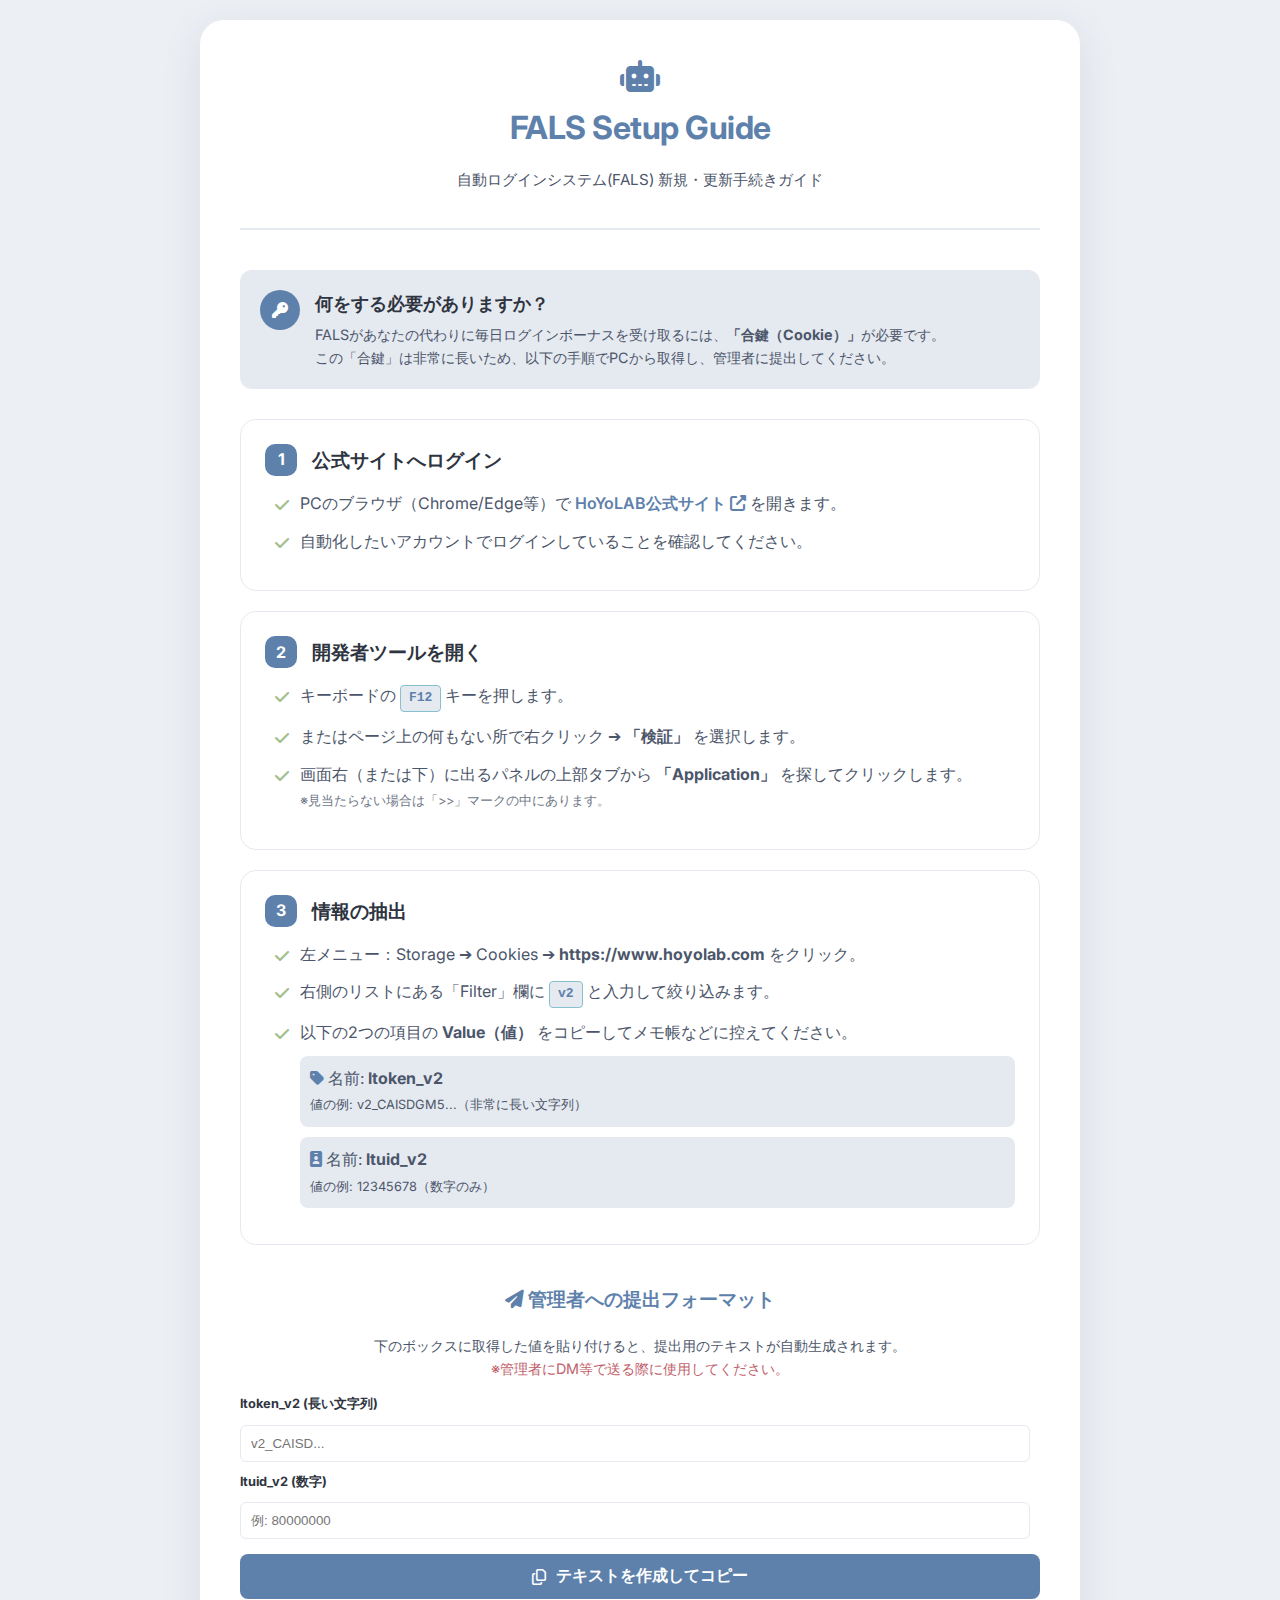
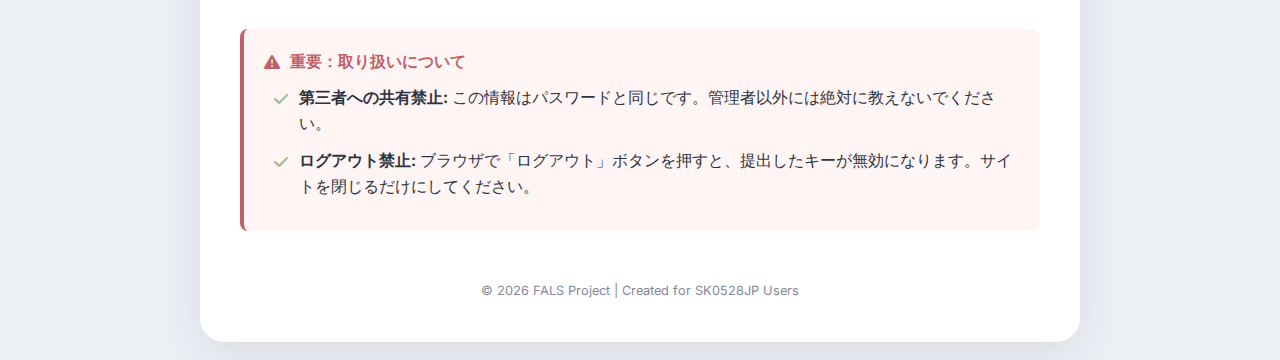
<file: pages/fal/index.html>
<!DOCTYPE html>
<html lang="ja">
<head>
    <meta charset="UTF-8">
    <meta name="viewport" content="width=device-width, initial-scale=1.0">
    
    <meta property="og:title" content="FALS 設定ガイド | 新規・更新ユーザー向け">
    <meta property="og:description" content="HoYoLAB自動ログインシステム(FALS)の利用に必要な認証情報の取得手順と提出方法について。">
    <meta property="og:type" content="article">
    <meta property="og:url" content="https://example.com/fals-guide"> <meta property="og:image" content="https://placehold.co/1200x630/2E3440/ECEFF4?text=FALS+Guide"> <meta name="theme-color" content="#5E81AC">

    <title>FALS Setup Guide</title>
    <link rel="stylesheet" href="https://cdnjs.cloudflare.com/ajax/libs/font-awesome/6.4.0/css/all.min.css">
    <link href="https://fonts.googleapis.com/css2?family=Inter:wght@300;400;600;700&display=swap" rel="stylesheet">
    
    <style>
        :root {
            /* Nordic Color Palette Variables */
            --bg-body: #ECEFF4;       /* nord6 */
            --bg-card: #FFFFFF;       /* pure white */
            --bg-input: #E5E9F0;      /* nord5 */
            --text-main: #2E3440;     /* nord0 */
            --text-sub: #4C566A;      /* nord3 */
            --accent: #5E81AC;        /* nord10 */
            --accent-hover: #81A1C1;  /* nord9 */
            --highlight: #88C0D0;     /* nord8 */
            --success: #A3BE8C;       /* nord14 */
            --warning-bg: #FFF5F5;
            --warning-border: #BF616A;/* nord11 */
            --code-bg: #2E3440;       /* nord0 */
            --code-text: #D8DEE9;     /* nord4 */
            --shadow: rgba(46, 52, 64, 0.1);
        }

        /* Dark Mode Override */
        @media (prefers-color-scheme: dark) {
            :root {
                --bg-body: #2E3440;       /* nord0 */
                --bg-card: #3B4252;       /* nord1 */
                --bg-input: #434C5E;      /* nord2 */
                --text-main: #ECEFF4;     /* nord6 */
                --text-sub: #D8DEE9;      /* nord4 */
                --accent: #88C0D0;        /* nord8 */
                --accent-hover: #81A1C1;  /* nord9 */
                --highlight: #5E81AC;     /* nord10 */
                --warning-bg: #4C3539;    /* Darker red for bg */
                --warning-border: #BF616A;
                --shadow: rgba(0, 0, 0, 0.3);
            }
        }

        body {
            font-family: 'Inter', sans-serif;
            background-color: var(--bg-body);
            color: var(--text-main);
            margin: 0;
            padding: 20px;
            line-height: 1.6;
            display: flex;
            justify-content: center;
            min-height: 100vh;
            transition: background-color 0.3s ease, color 0.3s ease;
        }

        .container {
            width: 100%;
            max-width: 800px;
            background: var(--bg-card);
            padding: 40px;
            border-radius: 24px;
            box-shadow: 0 10px 40px var(--shadow);
            transition: background 0.3s ease;
        }

        /* Header Section */
        header {
            text-align: center;
            margin-bottom: 40px;
            border-bottom: 2px solid var(--bg-input);
            padding-bottom: 20px;
        }

        h1 {
            color: var(--accent);
            font-weight: 700;
            font-size: 2rem;
            margin: 10px 0;
            letter-spacing: -0.5px;
        }

        .subtitle {
            color: var(--text-sub);
            font-size: 0.95rem;
        }

        /* Mechanism Section (Why & How) */
        .mechanism-box {
            background: var(--bg-input);
            border-radius: 12px;
            padding: 20px;
            margin-bottom: 30px;
            display: flex;
            gap: 15px;
            align-items: flex-start;
        }
        
        .mechanism-icon {
            background: var(--accent);
            color: var(--bg-card);
            width: 40px;
            height: 40px;
            border-radius: 50%;
            display: flex;
            align-items: center;
            justify-content: center;
            flex-shrink: 0;
        }

        .mechanism-content h3 {
            margin: 0 0 5px 0;
            font-size: 1.1rem;
        }
        
        .mechanism-content p {
            margin: 0;
            font-size: 0.9rem;
            color: var(--text-sub);
        }

        /* Step Cards */
        .card {
            background: var(--bg-card);
            border: 1px solid var(--bg-input);
            border-radius: 16px;
            padding: 24px;
            margin-bottom: 20px;
            transition: transform 0.2s ease, border-color 0.2s ease;
            position: relative;
            overflow: hidden;
        }

        .card:hover {
            border-color: var(--accent);
            transform: translateY(-2px);
        }

        .step-header {
            display: flex;
            align-items: center;
            margin-bottom: 15px;
        }

        .step-num {
            background: var(--accent);
            color: var(--bg-card); /* Text matches card bg usually white/dark-grey */
            width: 32px;
            height: 32px;
            display: flex;
            justify-content: center;
            align-items: center;
            border-radius: 10px;
            font-weight: 700;
            margin-right: 15px;
        }

        h2 {
            font-size: 1.2rem;
            margin: 0;
            color: var(--text-main);
        }

        ul {
            list-style: none;
            padding: 0;
            margin: 0;
            padding-left: 10px;
        }

        li {
            margin-bottom: 12px;
            position: relative;
            padding-left: 25px;
            color: var(--text-sub);
        }

        li::before {
            content: "\f00c"; /* check icon */
            font-family: "Font Awesome 6 Free";
            font-weight: 900;
            position: absolute;
            left: 0;
            top: 2px;
            color: var(--success);
        }

        /* Key Value Highlight */
        .key-value {
            display: inline-block;
            background: var(--bg-input);
            padding: 2px 8px;
            border-radius: 4px;
            font-family: monospace;
            color: var(--accent);
            font-weight: bold;
            border: 1px solid var(--highlight);
        }

        /* Warning Box */
        .warning-box {
            border-left: 4px solid var(--warning-border);
            background: var(--warning-bg);
            padding: 20px;
            border-radius: 8px;
            margin: 30px 0;
        }

        .warning-title {
            color: var(--warning-border);
            font-weight: bold;
            display: flex;
            align-items: center;
            gap: 10px;
            margin-bottom: 10px;
        }

        /* Copy Section */
        .final-action {
            text-align: center;
            margin-top: 40px;
        }

        .code-container {
            position: relative;
            margin-top: 15px;
            text-align: left;
        }

        .code-block {
            background: var(--code-bg);
            color: var(--code-text);
            padding: 20px;
            border-radius: 12px;
            font-family: 'Courier New', monospace;
            font-size: 0.9rem;
            overflow-x: auto;
            white-space: pre-wrap;
            word-break: break-all;
            border: 1px solid var(--text-sub);
        }

        .copy-btn {
            background: var(--accent);
            color: white;
            border: none;
            padding: 12px 25px;
            border-radius: 8px;
            font-weight: 600;
            cursor: pointer;
            transition: background 0.2s;
            margin-top: 15px;
            width: 100%;
            font-size: 1rem;
            display: flex;
            justify-content: center;
            align-items: center;
            gap: 10px;
        }

        .copy-btn:hover {
            background: var(--accent-hover);
        }

        .copy-btn:active {
            transform: scale(0.98);
        }

        footer {
            text-align: center;
            margin-top: 50px;
            font-size: 0.8rem;
            color: var(--text-sub);
            opacity: 0.7;
        }
        
        a {
            color: var(--accent);
            text-decoration: none;
            font-weight: 600;
        }

        /* Mobile Adjustments */
        @media (max-width: 600px) {
            .container { padding: 20px; }
            h1 { font-size: 1.5rem; }
            .card { padding: 15px; }
        }
    </style>
</head>
<body>

<div class="container">
    <header>
        <div style="display: flex; justify-content: center; align-items: center; gap: 10px; margin-bottom: 10px;">
            <i class="fa-solid fa-robot" style="font-size: 2rem; color: var(--accent);"></i>
        </div>
        <h1>FALS Setup Guide</h1>
        <p class="subtitle">自動ログインシステム(FALS) 新規・更新手続きガイド</p>
    </header>

    <div class="mechanism-box">
        <div class="mechanism-icon"><i class="fa-solid fa-key"></i></div>
        <div class="mechanism-content">
            <h3>何をする必要がありますか？</h3>
            <p>FALSがあなたの代わりに毎日ログインボーナスを受け取るには、<strong>「合鍵（Cookie）」</strong>が必要です。<br>
            この「合鍵」は非常に長いため、以下の手順でPCから取得し、管理者に提出してください。</p>
        </div>
    </div>

    <div class="card">
        <div class="step-header">
            <div class="step-num">1</div>
            <h2>公式サイトへログイン</h2>
        </div>
        <ul>
            <li>PCのブラウザ（Chrome/Edge等）で <a href="https://www.hoyolab.com/" target="_blank">HoYoLAB公式サイト <i class="fa-solid fa-external-link-alt"></i></a> を開きます。</li>
            <li>自動化したいアカウントでログインしていることを確認してください。</li>
        </ul>
    </div>

    <div class="card">
        <div class="step-header">
            <div class="step-num">2</div>
            <h2>開発者ツールを開く</h2>
        </div>
        <ul>
            <li>キーボードの <span class="key-value">F12</span> キーを押します。</li>
            <li>またはページ上の何もない所で右クリック ➔ <strong>「検証」</strong> を選択します。</li>
            <li>画面右（または下）に出るパネルの上部タブから <strong>「Application」</strong> を探してクリックします。<br><span style="font-size:0.8em; opacity:0.8;">※見当たらない場合は「>>」マークの中にあります。</span></li>
        </ul>
    </div>

    <div class="card">
        <div class="step-header">
            <div class="step-num">3</div>
            <h2>情報の抽出</h2>
        </div>
        <ul>
            <li>左メニュー：Storage ➔ Cookies ➔ <strong>https://www.hoyolab.com</strong> をクリック。</li>
            <li>右側のリストにある「Filter」欄に <span class="key-value">v2</span> と入力して絞り込みます。</li>
            <li>以下の2つの項目の <strong>Value（値）</strong> をコピーしてメモ帳などに控えてください。
                <div style="margin-top:10px; display:grid; gap:10px;">
                    <div style="background:var(--bg-input); padding:10px; border-radius:8px;">
                        <i class="fa-solid fa-tag" style="color:var(--accent);"></i> 名前: <strong>ltoken_v2</strong><br>
                        <span style="font-size:0.8rem; color:var(--text-sub);">値の例: v2_CAISDGM5...（非常に長い文字列）</span>
                    </div>
                    <div style="background:var(--bg-input); padding:10px; border-radius:8px;">
                        <i class="fa-solid fa-id-badge" style="color:var(--accent);"></i> 名前: <strong>ltuid_v2</strong><br>
                        <span style="font-size:0.8rem; color:var(--text-sub);">値の例: 12345678（数字のみ）</span>
                    </div>
                </div>
            </li>
        </ul>
    </div>

    <div class="final-action">
        <h3 style="color: var(--accent);"> <i class="fa-solid fa-paper-plane"></i> 管理者への提出フォーマット</h3>
        <p style="font-size: 0.9rem; color: var(--text-sub);">
            下のボックスに取得した値を貼り付けると、提出用のテキストが自動生成されます。<br>
            <span style="color: var(--warning-border);">※管理者にDM等で送る際に使用してください。</span>
        </p>

        <div style="display:flex; flex-direction:column; gap:10px; text-align:left;">
            <label style="font-size:0.8rem; font-weight:bold;">ltoken_v2 (長い文字列)</label>
            <input type="text" id="input_ltoken" placeholder="v2_CAISD..." style="padding:10px; border-radius:6px; border:1px solid var(--bg-input); background:var(--bg-card); color:var(--text-main); width:96%;">
            
            <label style="font-size:0.8rem; font-weight:bold;">ltuid_v2 (数字)</label>
            <input type="text" id="input_ltuid" placeholder="例: 80000000" style="padding:10px; border-radius:6px; border:1px solid var(--bg-input); background:var(--bg-card); color:var(--text-main); width:96%;">
        </div>

        <button class="copy-btn" onclick="generateAndCopy()">
            <i class="fa-regular fa-copy"></i> テキストを作成してコピー
        </button>
    </div>

    <div class="warning-box">
        <div class="warning-title"><i class="fa-solid fa-triangle-exclamation"></i> 重要：取り扱いについて</div>
        <ul style="color: var(--text-main);">
            <li style="color: inherit;"><strong>第三者への共有禁止:</strong> この情報はパスワードと同じです。管理者以外には絶対に教えないでください。</li>
            <li style="color: inherit;"><strong>ログアウト禁止:</strong> ブラウザで「ログアウト」ボタンを押すと、提出したキーが無効になります。サイトを閉じるだけにしてください。</li>
        </ul>
    </div>

    <footer>
        &copy; 2026 FALS Project | Created for SK0528JP Users
    </footer>
</div>

<script>
    function generateAndCopy() {
        const ltoken = document.getElementById('input_ltoken').value.trim();
        const ltuid = document.getElementById('input_ltuid').value.trim();

        if (!ltoken || !ltuid) {
            alert('ltoken_v2 と ltuid_v2 の両方を入力してください。');
            return;
        }

        // 提出用フォーマット作成
        const formattedText = `【FALS設定情報提出】\n\n■ltoken_v2:\n${ltoken}\n\n■ltuid_v2:\n${ltuid}\n\nよろしくお願いします。`;

        navigator.clipboard.writeText(formattedText).then(() => {
            const btn = document.querySelector('.copy-btn');
            const originalText = btn.innerHTML;
            btn.innerHTML = '<i class="fa-solid fa-check"></i> コピー完了！';
            btn.style.background = 'var(--success)';
            
            setTimeout(() => {
                btn.innerHTML = originalText;
                btn.style.background = 'var(--accent)';
            }, 2000);
            
            alert('提出用テキストをクリップボードにコピーしました。\n管理者に貼り付けて送信してください。');
        }).catch(err => {
            alert('コピーに失敗しました。手動でコピーしてください。');
        });
    }
</script>

</body>
</html>
</file>
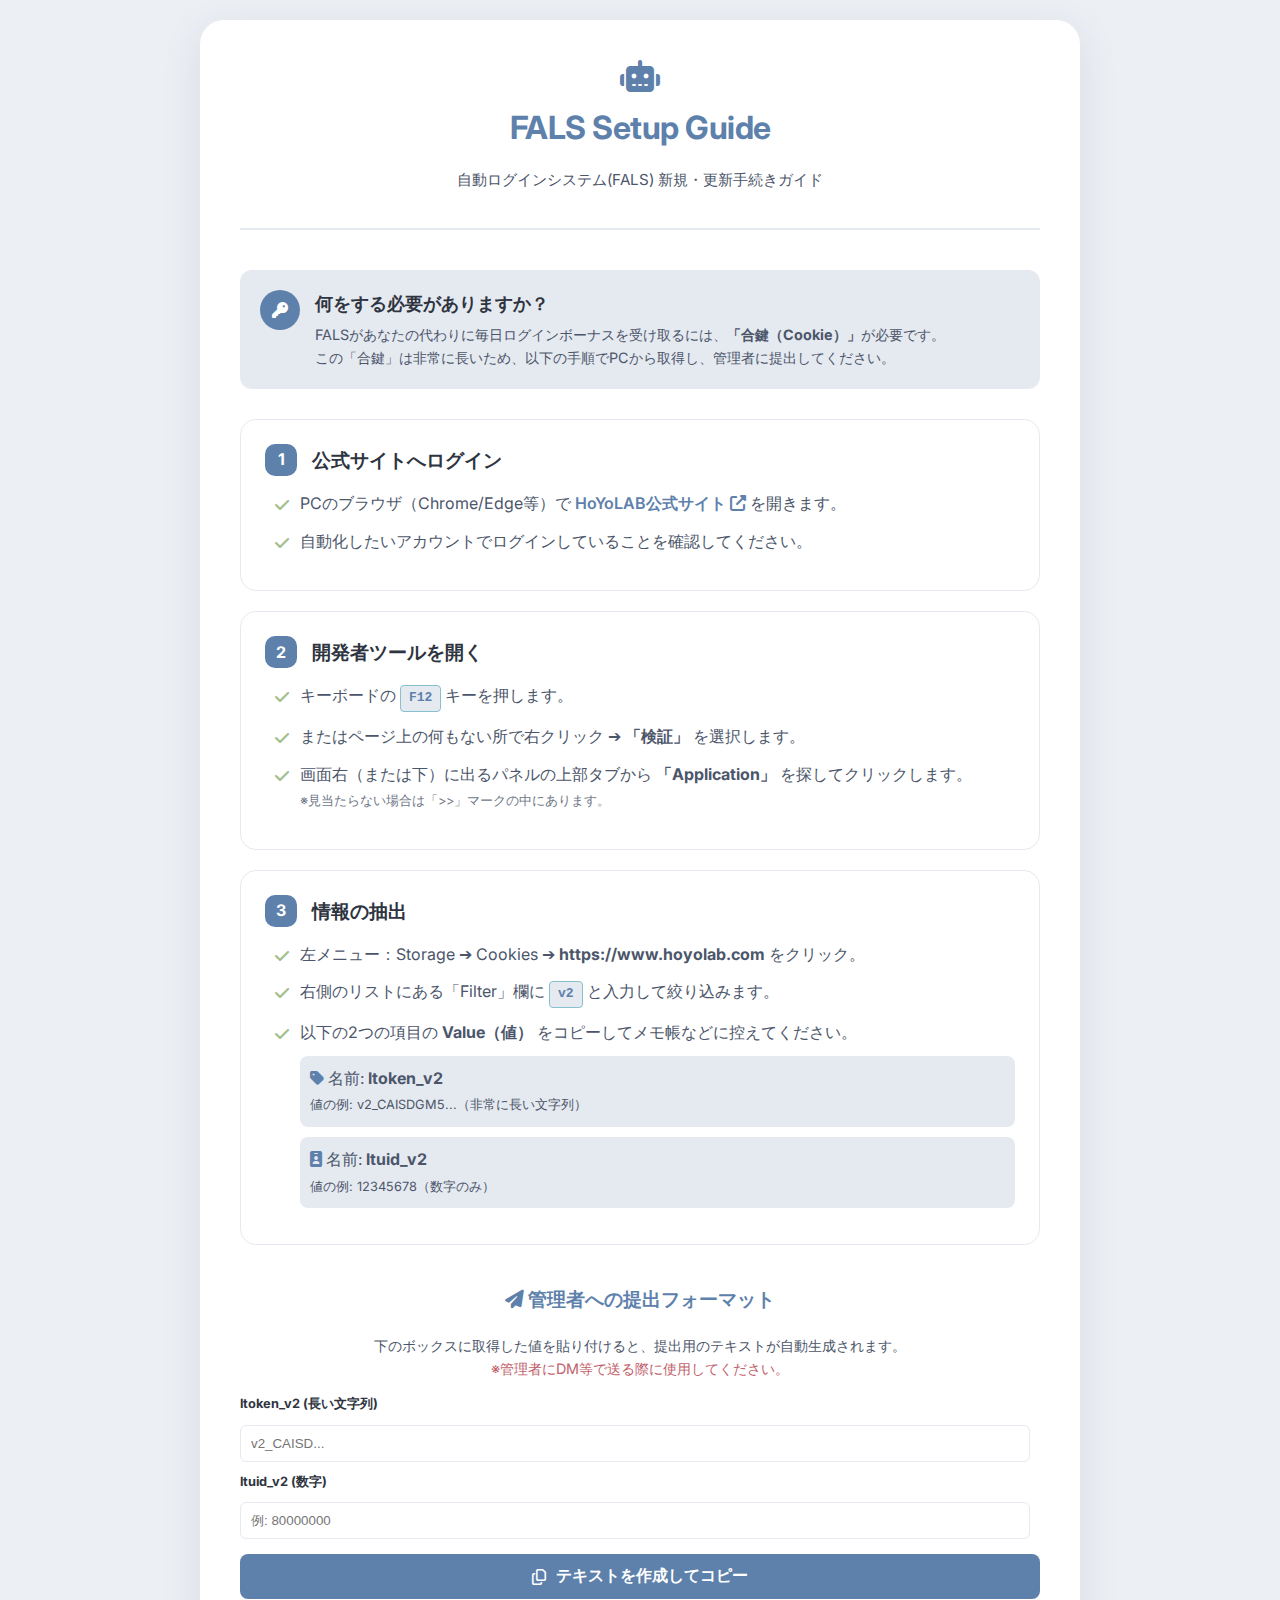
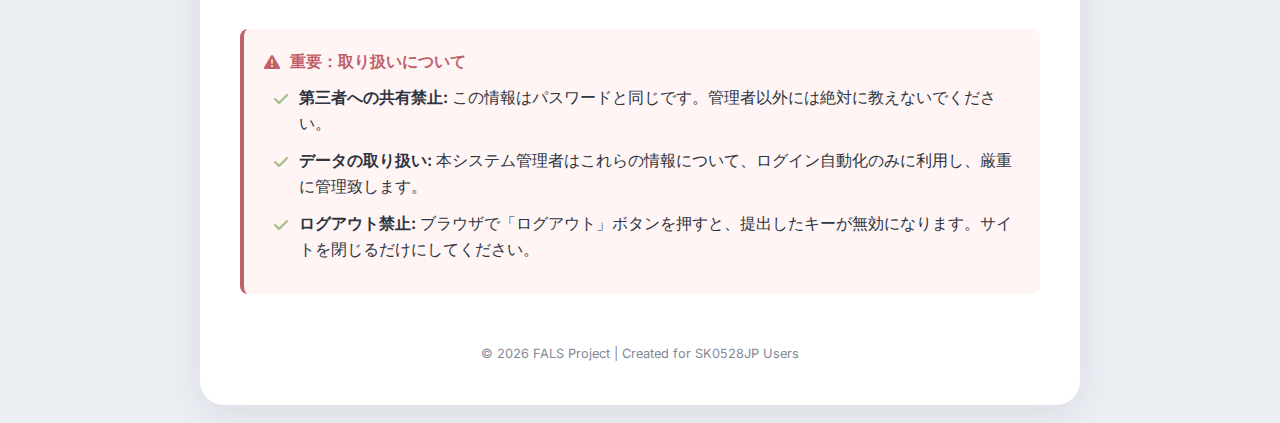
<file: pages/fals/index.html>
<!DOCTYPE html>
<html lang="ja">
<head>
    <meta charset="UTF-8">
    <meta name="viewport" content="width=device-width, initial-scale=1.0">
    
    <meta property="og:title" content="FALS 設定ガイド | 新規・更新ユーザー向け">
    <meta property="og:description" content="HoYoLAB自動ログインシステム(FALS)の利用に必要な認証情報の取得手順と提出方法について。">
    <meta property="og:type" content="article">
    <meta property="og:url" content="https://example.com/fals-guide"> <meta property="og:image" content="https://placehold.co/1200x630/2E3440/ECEFF4?text=FALS+Guide"> <meta name="theme-color" content="#5E81AC">

    <title>FALS Setup Guide</title>
    <link rel="stylesheet" href="https://cdnjs.cloudflare.com/ajax/libs/font-awesome/6.4.0/css/all.min.css">
    <link href="https://fonts.googleapis.com/css2?family=Inter:wght@300;400;600;700&display=swap" rel="stylesheet">
    
    <style>
        :root {
            /* Nordic Color Palette Variables */
            --bg-body: #ECEFF4;       /* nord6 */
            --bg-card: #FFFFFF;       /* pure white */
            --bg-input: #E5E9F0;      /* nord5 */
            --text-main: #2E3440;     /* nord0 */
            --text-sub: #4C566A;      /* nord3 */
            --accent: #5E81AC;        /* nord10 */
            --accent-hover: #81A1C1;  /* nord9 */
            --highlight: #88C0D0;     /* nord8 */
            --success: #A3BE8C;       /* nord14 */
            --warning-bg: #FFF5F5;
            --warning-border: #BF616A;/* nord11 */
            --code-bg: #2E3440;       /* nord0 */
            --code-text: #D8DEE9;     /* nord4 */
            --shadow: rgba(46, 52, 64, 0.1);
        }

        /* Dark Mode Override */
        @media (prefers-color-scheme: dark) {
            :root {
                --bg-body: #2E3440;       /* nord0 */
                --bg-card: #3B4252;       /* nord1 */
                --bg-input: #434C5E;      /* nord2 */
                --text-main: #ECEFF4;     /* nord6 */
                --text-sub: #D8DEE9;      /* nord4 */
                --accent: #88C0D0;        /* nord8 */
                --accent-hover: #81A1C1;  /* nord9 */
                --highlight: #5E81AC;     /* nord10 */
                --warning-bg: #4C3539;    /* Darker red for bg */
                --warning-border: #BF616A;
                --shadow: rgba(0, 0, 0, 0.3);
            }
        }

        body {
            font-family: 'Inter', sans-serif;
            background-color: var(--bg-body);
            color: var(--text-main);
            margin: 0;
            padding: 20px;
            line-height: 1.6;
            display: flex;
            justify-content: center;
            min-height: 100vh;
            transition: background-color 0.3s ease, color 0.3s ease;
        }

        .container {
            width: 100%;
            max-width: 800px;
            background: var(--bg-card);
            padding: 40px;
            border-radius: 24px;
            box-shadow: 0 10px 40px var(--shadow);
            transition: background 0.3s ease;
        }

        /* Header Section */
        header {
            text-align: center;
            margin-bottom: 40px;
            border-bottom: 2px solid var(--bg-input);
            padding-bottom: 20px;
        }

        h1 {
            color: var(--accent);
            font-weight: 700;
            font-size: 2rem;
            margin: 10px 0;
            letter-spacing: -0.5px;
        }

        .subtitle {
            color: var(--text-sub);
            font-size: 0.95rem;
        }

        /* Mechanism Section (Why & How) */
        .mechanism-box {
            background: var(--bg-input);
            border-radius: 12px;
            padding: 20px;
            margin-bottom: 30px;
            display: flex;
            gap: 15px;
            align-items: flex-start;
        }
        
        .mechanism-icon {
            background: var(--accent);
            color: var(--bg-card);
            width: 40px;
            height: 40px;
            border-radius: 50%;
            display: flex;
            align-items: center;
            justify-content: center;
            flex-shrink: 0;
        }

        .mechanism-content h3 {
            margin: 0 0 5px 0;
            font-size: 1.1rem;
        }
        
        .mechanism-content p {
            margin: 0;
            font-size: 0.9rem;
            color: var(--text-sub);
        }

        /* Step Cards */
        .card {
            background: var(--bg-card);
            border: 1px solid var(--bg-input);
            border-radius: 16px;
            padding: 24px;
            margin-bottom: 20px;
            transition: transform 0.2s ease, border-color 0.2s ease;
            position: relative;
            overflow: hidden;
        }

        .card:hover {
            border-color: var(--accent);
            transform: translateY(-2px);
        }

        .step-header {
            display: flex;
            align-items: center;
            margin-bottom: 15px;
        }

        .step-num {
            background: var(--accent);
            color: var(--bg-card); /* Text matches card bg usually white/dark-grey */
            width: 32px;
            height: 32px;
            display: flex;
            justify-content: center;
            align-items: center;
            border-radius: 10px;
            font-weight: 700;
            margin-right: 15px;
        }

        h2 {
            font-size: 1.2rem;
            margin: 0;
            color: var(--text-main);
        }

        ul {
            list-style: none;
            padding: 0;
            margin: 0;
            padding-left: 10px;
        }

        li {
            margin-bottom: 12px;
            position: relative;
            padding-left: 25px;
            color: var(--text-sub);
        }

        li::before {
            content: "\f00c"; /* check icon */
            font-family: "Font Awesome 6 Free";
            font-weight: 900;
            position: absolute;
            left: 0;
            top: 2px;
            color: var(--success);
        }

        /* Key Value Highlight */
        .key-value {
            display: inline-block;
            background: var(--bg-input);
            padding: 2px 8px;
            border-radius: 4px;
            font-family: monospace;
            color: var(--accent);
            font-weight: bold;
            border: 1px solid var(--highlight);
        }

        /* Warning Box */
        .warning-box {
            border-left: 4px solid var(--warning-border);
            background: var(--warning-bg);
            padding: 20px;
            border-radius: 8px;
            margin: 30px 0;
        }

        .warning-title {
            color: var(--warning-border);
            font-weight: bold;
            display: flex;
            align-items: center;
            gap: 10px;
            margin-bottom: 10px;
        }

        /* Copy Section */
        .final-action {
            text-align: center;
            margin-top: 40px;
        }

        .code-container {
            position: relative;
            margin-top: 15px;
            text-align: left;
        }

        .code-block {
            background: var(--code-bg);
            color: var(--code-text);
            padding: 20px;
            border-radius: 12px;
            font-family: 'Courier New', monospace;
            font-size: 0.9rem;
            overflow-x: auto;
            white-space: pre-wrap;
            word-break: break-all;
            border: 1px solid var(--text-sub);
        }

        .copy-btn {
            background: var(--accent);
            color: white;
            border: none;
            padding: 12px 25px;
            border-radius: 8px;
            font-weight: 600;
            cursor: pointer;
            transition: background 0.2s;
            margin-top: 15px;
            width: 100%;
            font-size: 1rem;
            display: flex;
            justify-content: center;
            align-items: center;
            gap: 10px;
        }

        .copy-btn:hover {
            background: var(--accent-hover);
        }

        .copy-btn:active {
            transform: scale(0.98);
        }

        footer {
            text-align: center;
            margin-top: 50px;
            font-size: 0.8rem;
            color: var(--text-sub);
            opacity: 0.7;
        }
        
        a {
            color: var(--accent);
            text-decoration: none;
            font-weight: 600;
        }

        /* Mobile Adjustments */
        @media (max-width: 600px) {
            .container { padding: 20px; }
            h1 { font-size: 1.5rem; }
            .card { padding: 15px; }
        }
    </style>
</head>
<body>

<div class="container">
    <header>
        <div style="display: flex; justify-content: center; align-items: center; gap: 10px; margin-bottom: 10px;">
            <i class="fa-solid fa-robot" style="font-size: 2rem; color: var(--accent);"></i>
        </div>
        <h1>FALS Setup Guide</h1>
        <p class="subtitle">自動ログインシステム(FALS) 新規・更新手続きガイド</p>
    </header>

    <div class="mechanism-box">
        <div class="mechanism-icon"><i class="fa-solid fa-key"></i></div>
        <div class="mechanism-content">
            <h3>何をする必要がありますか？</h3>
            <p>FALSがあなたの代わりに毎日ログインボーナスを受け取るには、<strong>「合鍵（Cookie）」</strong>が必要です。<br>
            この「合鍵」は非常に長いため、以下の手順でPCから取得し、管理者に提出してください。</p>
        </div>
    </div>

    <div class="card">
        <div class="step-header">
            <div class="step-num">1</div>
            <h2>公式サイトへログイン</h2>
        </div>
        <ul>
            <li>PCのブラウザ（Chrome/Edge等）で <a href="https://www.hoyolab.com/" target="_blank">HoYoLAB公式サイト <i class="fa-solid fa-external-link-alt"></i></a> を開きます。</li>
            <li>自動化したいアカウントでログインしていることを確認してください。</li>
        </ul>
    </div>

    <div class="card">
        <div class="step-header">
            <div class="step-num">2</div>
            <h2>開発者ツールを開く</h2>
        </div>
        <ul>
            <li>キーボードの <span class="key-value">F12</span> キーを押します。</li>
            <li>またはページ上の何もない所で右クリック ➔ <strong>「検証」</strong> を選択します。</li>
            <li>画面右（または下）に出るパネルの上部タブから <strong>「Application」</strong> を探してクリックします。<br><span style="font-size:0.8em; opacity:0.8;">※見当たらない場合は「>>」マークの中にあります。</span></li>
        </ul>
    </div>

    <div class="card">
        <div class="step-header">
            <div class="step-num">3</div>
            <h2>情報の抽出</h2>
        </div>
        <ul>
            <li>左メニュー：Storage ➔ Cookies ➔ <strong>https://www.hoyolab.com</strong> をクリック。</li>
            <li>右側のリストにある「Filter」欄に <span class="key-value">v2</span> と入力して絞り込みます。</li>
            <li>以下の2つの項目の <strong>Value（値）</strong> をコピーしてメモ帳などに控えてください。
                <div style="margin-top:10px; display:grid; gap:10px;">
                    <div style="background:var(--bg-input); padding:10px; border-radius:8px;">
                        <i class="fa-solid fa-tag" style="color:var(--accent);"></i> 名前: <strong>ltoken_v2</strong><br>
                        <span style="font-size:0.8rem; color:var(--text-sub);">値の例: v2_CAISDGM5...（非常に長い文字列）</span>
                    </div>
                    <div style="background:var(--bg-input); padding:10px; border-radius:8px;">
                        <i class="fa-solid fa-id-badge" style="color:var(--accent);"></i> 名前: <strong>ltuid_v2</strong><br>
                        <span style="font-size:0.8rem; color:var(--text-sub);">値の例: 12345678（数字のみ）</span>
                    </div>
                </div>
            </li>
        </ul>
    </div>

    <div class="final-action">
        <h3 style="color: var(--accent);"> <i class="fa-solid fa-paper-plane"></i> 管理者への提出フォーマット</h3>
        <p style="font-size: 0.9rem; color: var(--text-sub);">
            下のボックスに取得した値を貼り付けると、提出用のテキストが自動生成されます。<br>
            <span style="color: var(--warning-border);">※管理者にDM等で送る際に使用してください。</span>
        </p>

        <div style="display:flex; flex-direction:column; gap:10px; text-align:left;">
            <label style="font-size:0.8rem; font-weight:bold;">ltoken_v2 (長い文字列)</label>
            <input type="text" id="input_ltoken" placeholder="v2_CAISD..." style="padding:10px; border-radius:6px; border:1px solid var(--bg-input); background:var(--bg-card); color:var(--text-main); width:96%;">
            
            <label style="font-size:0.8rem; font-weight:bold;">ltuid_v2 (数字)</label>
            <input type="text" id="input_ltuid" placeholder="例: 80000000" style="padding:10px; border-radius:6px; border:1px solid var(--bg-input); background:var(--bg-card); color:var(--text-main); width:96%;">
        </div>

        <button class="copy-btn" onclick="generateAndCopy()">
            <i class="fa-regular fa-copy"></i> テキストを作成してコピー
        </button>
    </div>

    <div class="warning-box">
        <div class="warning-title"><i class="fa-solid fa-triangle-exclamation"></i> 重要：取り扱いについて</div>
        <ul style="color: var(--text-main);">
            <li style="color: inherit;"><strong>第三者への共有禁止:</strong> この情報はパスワードと同じです。管理者以外には絶対に教えないでください。</li>
            <li style="color: inherit;"><strong>データの取り扱い:</strong> 本システム管理者はこれらの情報について、ログイン自動化のみに利用し、厳重に管理致します。</li>
            <li style="color: inherit;"><strong>ログアウト禁止:</strong> ブラウザで「ログアウト」ボタンを押すと、提出したキーが無効になります。サイトを閉じるだけにしてください。</li>
        </ul>
    </div>

    <footer>
        &copy; 2026 FALS Project | Created for SK0528JP Users
    </footer>
</div>

<script>
    function generateAndCopy() {
        const ltoken = document.getElementById('input_ltoken').value.trim();
        const ltuid = document.getElementById('input_ltuid').value.trim();

        if (!ltoken || !ltuid) {
            alert('ltoken_v2 と ltuid_v2 の両方を入力してください。');
            return;
        }

        // 提出用フォーマット作成
        const formattedText = `【FALS設定情報提出】\n\n■ltoken_v2:\n${ltoken}\n\n■ltuid_v2:\n${ltuid}\n\n`;

        navigator.clipboard.writeText(formattedText).then(() => {
            const btn = document.querySelector('.copy-btn');
            const originalText = btn.innerHTML;
            btn.innerHTML = '<i class="fa-solid fa-check"></i> コピー完了！';
            btn.style.background = 'var(--success)';
            
            setTimeout(() => {
                btn.innerHTML = originalText;
                btn.style.background = 'var(--accent)';
            }, 2000);
            
            alert('提出用テキストをクリップボードにコピーしました。\n管理者に貼り付けて送信してください。');
        }).catch(err => {
            alert('コピーに失敗しました。手動でコピーしてください。');
        });
    }
</script>

</body>
</html>
</file>
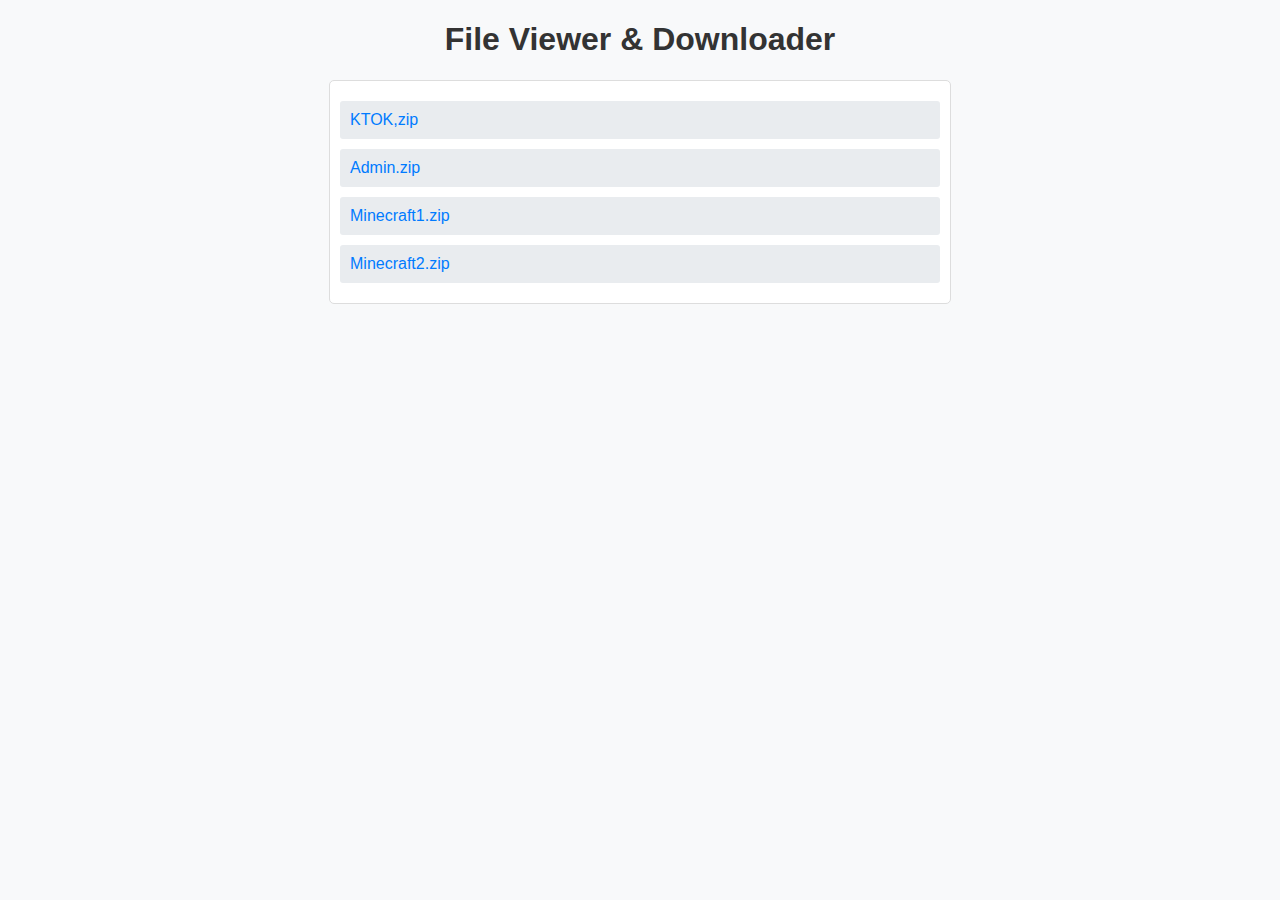
<file: file.html>
<!DOCTYPE html>
<html lang="en">
<head>
    <meta charset="UTF-8">
    <meta name="viewport" content="width=device-width, initial-scale=1.0">
    <title>File Viewer</title>
    <style>
        body {
            font-family: Arial, sans-serif;
            margin: 20px;
            padding: 0;
            background-color: #f8f9fa;
            color: #333;
        }

        h1 {
            text-align: center;
        }

        #file-list {
            margin: 20px auto;
            max-width: 600px;
            padding: 10px;
            border: 1px solid #ddd;
            background-color: #fff;
            border-radius: 5px;
        }

        .file-item {
            margin: 10px 0;
            padding: 10px;
            display: flex;
            justify-content: space-between;
            background: #e9ecef;
            border-radius: 3px;
        }

        .file-item a {
            text-decoration: none;
            color: #007bff;
        }

        .file-item a:hover {
            text-decoration: underline;
        }
    </style>
</head>
<body>
    <h1>File Viewer & Downloader</h1>
    <div id="file-list"></div>

    <script>
        document.addEventListener("DOMContentLoaded", () => {
            const fileList = document.getElementById("file-list");

            // 手動でファイルリストを定義
            const files = [
                { name: "KTOK,zip", path: "file/ktok.zip" },
                { name: "Admin.zip", path: "file/admin.zip" },
                { name: "Minecraft1.zip", path: "file/minecraft1.zip" },
                { name: "Minecraft2.zip", path: "file/minecraft2.zip" },
            ];

            // 動的にファイルリストを表示
            files.forEach(file => {
                const fileItem = document.createElement("div");
                fileItem.className = "file-item";
                
                const link = document.createElement("a");
                link.href = file.path;
                link.textContent = file.name;
                link.download = file.name;

                fileItem.appendChild(link);
                fileList.appendChild(fileItem);
            });
        });
    </script>
</body>
</html>
</file>
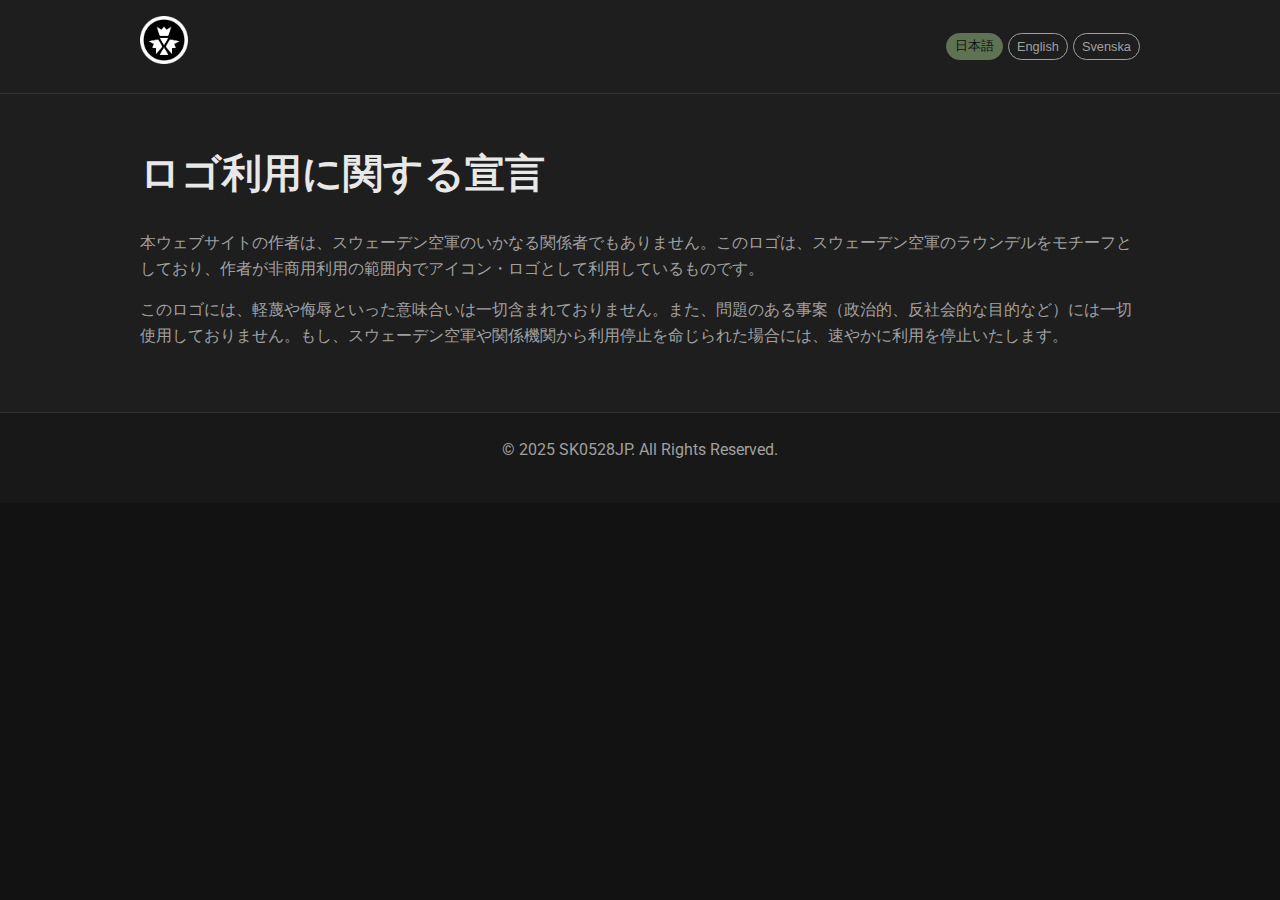
<file: statement.html>
<!DOCTYPE html>
<html lang="ja">
<head>
    <meta charset="UTF-8">
    <meta name="viewport" content="width=device-width, initial-scale=1.0">
    <title data-lang-ja="ロゴ利用に関する宣言" data-lang-en="Logo Usage Statement" data-lang-sv="Logotypanvändningsdeklaration">ロゴ利用に関する宣言</title>
    <link rel="icon" href="images/favicon.ico" type="image/x-icon">

    <link rel="preconnect" href="https://fonts.googleapis.com">
    <link rel="preconnect" href="https://fonts.gstatic.com" crossorigin>
    <link href="https://fonts.googleapis.com/css2?family=Roboto:wght@400;500;700&display=swap" rel="stylesheet">
    
    <style>
        @import url('https://fonts.googleapis.com/css2?family=Roboto:wght@400;500;700&display=swap');

        /* MiSansフォントの定義 */
        @font-face {
            font-family: 'MiSans';
            src: url('https://sk0528jp.github.io/font/MiSans-Normal.woff2') format('woff2');
            font-weight: normal;
            font-style: normal;
        }

        :root {
            --dark-bg: #121212;
            --dark-surface: #1E1E1E;
            --matcha-green: #5F7354;
            --text-primary: #E8E8E8;
            --text-secondary: #A0A0A0;
            --font-family: 'Roboto', sans-serif;
            --shadow: 0 1px 3px rgba(0,0,0,0.2), 0 1px 2px rgba(0,0,0,0.24);
        }

        body {
            background-color: var(--dark-bg);
            color: var(--text-primary);
            font-family: 'MiSans', var(--font-family), sans-serif;
            margin: 0;
            line-height: 1.6;
            -webkit-font-smoothing: antialiased;
            scroll-behavior: smooth;
        }

        .container {
            max-width: 1000px;
            margin: 0 auto;
            padding: 0 24px;
        }

        header {
            background-color: var(--dark-surface);
            padding: 16px 0;
            border-bottom: 1px solid #333;
            position: sticky;
            top: 0;
            z-index: 1000;
        }

        header .container {
            display: flex;
            justify-content: space-between;
            align-items: center;
        }

        .logo a {
            font-size: 1.8rem;
            font-weight: 700;
            color: var(--text-primary);
            text-decoration: none;
            transition: color 0.3s ease;
        }
        .logo a:hover {
            color: var(--matcha-green);
        }
        .logo img {
            height: 48px;
        }

        .lang-switcher {
            display: flex;
            gap: 5px;
        }
        .lang-switcher button {
            background: none;
            border: 1px solid var(--text-secondary);
            color: var(--text-secondary);
            padding: 4px 8px;
            font-size: 0.8rem;
            font-weight: 500;
            border-radius: 32px;
            cursor: pointer;
            transition: all 0.3s ease;
        }
        .lang-switcher button:hover {
            background-color: rgba(95, 115, 84, 0.2);
            color: var(--matcha-green);
        }
        .lang-switcher button.active {
            background-color: var(--matcha-green);
            color: var(--dark-bg);
            border-color: var(--matcha-green);
        }

        main {
            padding: 48px 0;
            background-color: var(--dark-surface);
        }

        h2 {
            font-size: 2.5rem;
            font-weight: 700;
            color: var(--text-primary);
            margin: 0 0 24px 0;
        }
        h3 {
            font-size: 1.8rem;
            font-weight: 500;
            color: var(--text-primary);
            margin-bottom: 16px;
            border-bottom: 1px solid #333;
            padding-bottom: 8px;
        }
        p {
            font-size: 1rem;
            color: var(--text-secondary);
            margin: 0 0 16px 0;
        }

        footer {
            background-color: #181818;
            padding: 24px 0;
            text-align: center;
            font-size: 0.8rem;
            color: var(--text-secondary);
            border-top: 1px solid #333;
        }

        /* レスポンシブ対応 */
        @media (max-width: 768px) {
            header .container {
                flex-direction: column;
                gap: 16px;
                text-align: center;
            }
        }
    </style>
</head>
<body>
    <header>
        <div class="container">
            <div class="logo">
                <a href="index.html"><img src="https://sk0528jp.github.io/images/logo.png" alt="SK0528JP"></a>
            </div>
            <div class="lang-switcher">
                <button id="lang-ja" class="active">日本語</button>
                <button id="lang-en">English</button>
                <button id="lang-sv">Svenska</button>
            </div>
        </div>
    </header>
    <main>
        <div class="container">
            <section id="statement">
                <h2 data-lang-ja="ロゴ利用に関する宣言" data-lang-en="Logo Usage Statement" data-lang-sv="Logotypanvändningsdeklaration">公式ロゴ利用に関する宣言</h2>
                <p data-lang-ja="本ウェブサイトの作者は、スウェーデン空軍のいかなる関係者でもありません。このロゴは、スウェーデン空軍のラウンデルをモチーフとしており、作者が非商用利用の範囲内でアイコン・ロゴとして利用しているものです。" data-lang-en="The author of this website is not affiliated with the Swedish Air Force. This logo is a motif based on the Swedish Air Force roundel and is used by the author as an icon/logo for non-commercial purposes." data-lang-sv="Skaparen av denna webbplats är inte ansluten till svenska flygvapnet. Denna logotyp är ett motiv baserat på svenska flygvapnets nationalitetsbeteckning och används av skaparen som en ikon/logotyp för icke-kommersiella ändamål.">本ウェブサイトの作者は、スウェーデン空軍のいかなる関係者でもありません。このロゴは、スウェーデン空軍のラウンデルをモチーフとしており、作者が非商用利用の範囲内でアイコン・ロゴとして利用しているものです。</p>
                <p data-lang-ja="このロゴには、軽蔑や侮辱といった意味合いは一切含まれておりません。また、問題のある事案（政治的、反社会的な目的など）には一切使用しておりません。もし、スウェーデン空軍や関係機関から利用停止を命じられた場合には、速やかに利用を停止いたします。" data-lang-en="This logo is not intended to show any disrespect or insult. Furthermore, it is not used for any problematic matters (such as political or anti-social purposes). If I am ordered to cease use by the Swedish Air Force or related authorities, I will do so immediately." data-lang-sv="Denna logotyp är inte avsedd att visa något förakt eller någon förolämpning. Dessutom används den inte för några problematiska ändamål (som politiska eller antisociala syften). Om jag beordras att upphöra med användningen av svenska flygvapnet eller relaterade myndigheter, kommer jag omedelbart att göra det.">このロゴには、軽蔑や侮辱といった意味合いは一切含まれておりません。また、問題のある事案（政治的、反社会的な目的など）には一切使用しておりません。もし、スウェーデン空軍や関係機関から利用停止を命じられた場合には、速やかに利用を停止いたします。</p>
            </section>
        </div>
    </main>
    <footer>
        <div class="container">
            <p data-lang-ja="&copy; 2025 SK0528JP. All Rights Reserved." data-lang-en="&copy; 2025 SK0528JP. All Rights Reserved." data-lang-sv="&copy; 2025 SK0528JP. All Rights Reserved.">&copy; 2025 SK0528JP. All Rights Reserved.</p>
        </div>
    </footer>
    <script>
        document.addEventListener('DOMContentLoaded', () => {
            const langButtons = document.querySelectorAll('.lang-switcher button');
            const elementsToTranslate = document.querySelectorAll('[data-lang-ja]');

            // 言語切り替え機能
            const updateTexts = (lang) => {
                elementsToTranslate.forEach(el => {
                    const translation = el.getAttribute(`data-lang-${lang}`);
                    if (translation) {
                        el.textContent = translation;
                    }
                });
                
                // titleタグの更新
                const titleEl = document.querySelector('title');
                const titleTranslation = titleEl.getAttribute(`data-lang-${lang}`);
                if (titleTranslation) {
                    titleEl.textContent = titleTranslation;
                }
            };

            langButtons.forEach(button => {
                button.addEventListener('click', () => {
                    langButtons.forEach(btn => btn.classList.remove('active'));
                    button.classList.add('active');
                    const lang = button.id.replace('lang-', '');
                    updateTexts(lang);
                });
            });

            // 初期表示時に言語を日本語に設定
            updateTexts('ja');
        });
    </script>
</body>
</html>
</file>
